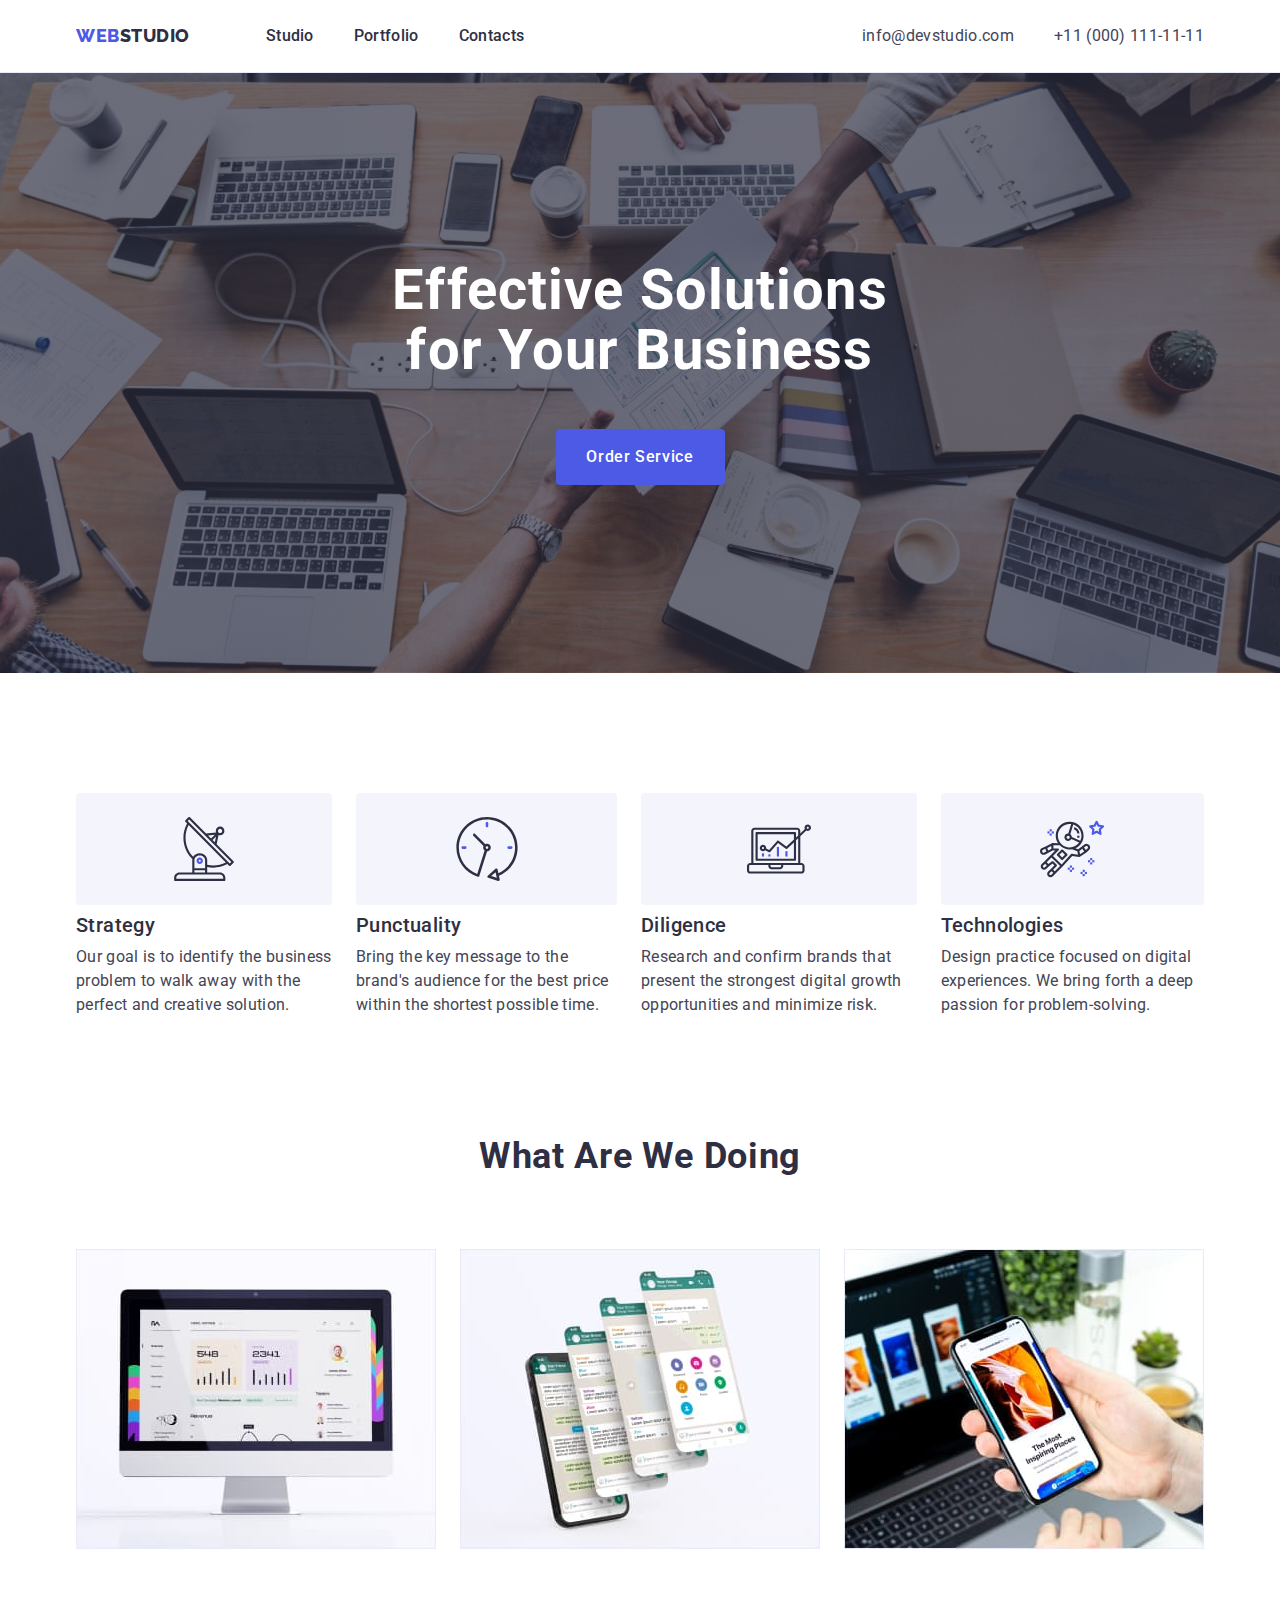
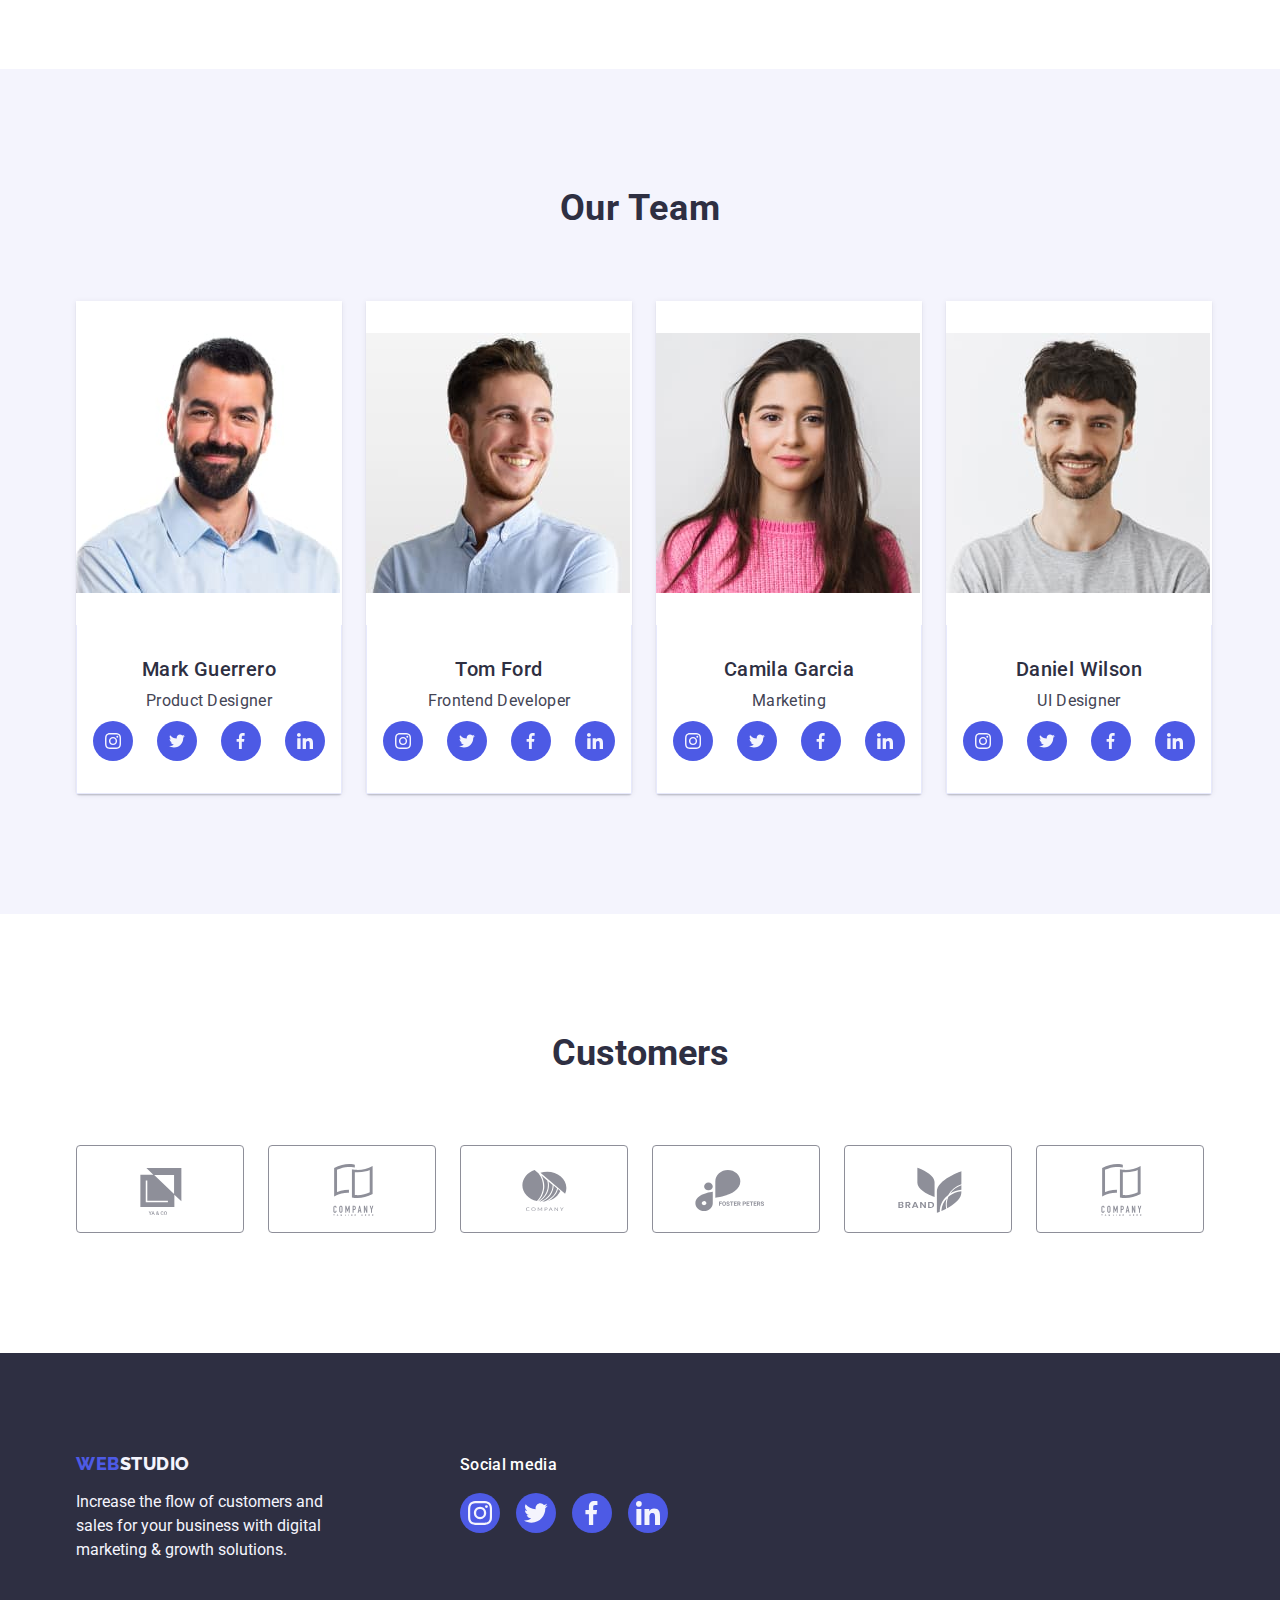
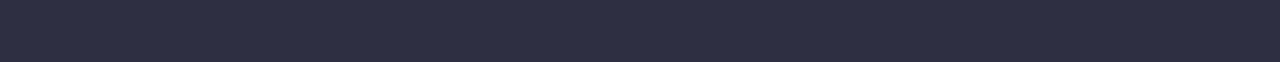
<file: index.html>
<!DOCTYPE html>
<html lang="en">
  <head>
    <meta charset="UTF-8" />
    <meta http-equiv="X-UA-Compatible" content="IE=edge" />
    <meta name="viewport" content="width=device-width, initial-scale=1.0" />
    <title>WebStudio</title>
    <link rel="preconnect" href="https://fonts.googleapis.com" />
    <link rel="preconnect" href="https://fonts.gstatic.com" crossorigin />
    <link
      href="https://fonts.googleapis.com/css2?family=Raleway:wght@800&family=Roboto:wght@400;500;700;900&display=swap"
      rel="stylesheet"
    />
    <link
      rel="stylesheet"
      href="https://cdnjs.cloudflare.com/ajax/libs/modern-normalize/1.0.0/modern-normalize.min.css"
    />
    <link rel="stylesheet" href="./css/styles.css" />
  </head>
  <body>
    <!-- header -->
    <header class="page-header">
      <div class="container">
        <nav class="page-nav">
          <a class="header-logo link" href="./index.html"
            >Web<span class="header-web-logo">Studio</span></a
          >
          <ul class="menu list">
            <li class="menu-item">
              <a class="menu-link link" href="./index.html">Studio</a>
            </li>
            <li class="menu-item">
              <a class="menu-link link" href="./portfolio.html">Portfolio</a>
            </li>
            <li class="menu-item">
              <a class="menu-link link" href="">Contacts</a>
            </li>
          </ul>
        </nav>
        <address class="address">
          <ul class="address-list list">
            <li class="address-item">
              <a class="contact link" href="mailto:info@devstudio.com"
                >info@devstudio.com</a
              >
            </li>
            <li class="address-item">
              <a class="contact link" href="tel:+110001111111"
                >+11 (000) 111-11-11</a
              >
            </li>
          </ul>
        </address>
      </div>
    </header>
    <main>
      <!-- Hero -->
      <section class="hero section centered">
        <div class="container">
          <h1 class="hero-title centered">
            Effective Solutions for Your Business
          </h1>
          <button class="hero-btn centered" type="button">Order Service</button>
        </div>
      </section>
      <!--Features -->
      <section class="section">
        <div class="container">
          <h2 class="features visually-hidden">Features</h2>
          <ul class="features-list list">
            <li class="features-item">
              <div class="icon-box">
                <svg class="features-icon" width="64" height="64">
                  <use href="./images/icons.svg#icon-antenna"></use>
                </svg>
              </div>
              <h3 class="features-name">Strategy</h3>
              <p class="features-text">
                Our goal is to identify the business problem to walk away with
                the perfect and creative solution.
              </p>
            </li>
            <li class="features-item">
              <div class="icon-box">
                <svg class="features-icon" width="64" height="64">
                  <use href="./images/icons.svg#icon-clock"></use>
                </svg>
              </div>
              <h3 class="features-name">Punctuality</h3>
              <p class="features-text">
                Bring the key message to the brand's audience for the best price
                within the shortest possible time.
              </p>
            </li>
            <li class="features-item">
              <div class="icon-box">
                <svg class="features-icon" width="64" height="64">
                  <use href="./images/icons.svg#icon-diagram"></use>
                </svg>
              </div>
              <h3 class="features-name">Diligence</h3>
              <p class="features-text">
                Research and confirm brands that present the strongest digital
                growth opportunities and minimize risk.
              </p>
            </li>
            <li class="features-item">
              <div class="icon-box">
                <svg class="features-icon" width="64" height="64">
                  <use href="./images/icons.svg#icon-astronaut"></use>
                </svg>
              </div>
              <h3 class="features-name">Technologies</h3>
              <p class="features-text">
                Design practice focused on digital experiences. We bring forth a
                deep passion for problem-solving.
              </p>
            </li>
          </ul>
        </div>
      </section>
      <!-- Work options -->
      <section class="work section">
        <div class="container">
          <h2 class="option-name">What are we doing</h2>
          <ul class="options-list list">
            <li class="option-item">
              <img
                src="./images/desctop.jpg"
                alt="Monitor"
                width="360"
                height="300"
              />
            </li>
            <li class="option-item">
              <img
                src="./images/programs.jpg"
                alt="Desctop"
                width="360"
                height="300"
              />
            </li>
            <li class="option-item">
              <img
                src="./images/phone.jpg"
                alt="Phone"
                width="360"
                height="300"
              />
            </li>
          </ul>
        </div>
      </section>
      <!-- Team -->
      <section class="team section">
        <div class="container">
          <h2 class="team-title">Our Team</h2>
          <ul class="team-list list">
            <li class="team-item">
              <div class="person-img">
                <img
                  class="team-pearson"
                  src="./images/team/mark.jpg"
                  alt="Photo Mark Guerrero"
                  width="264"
                  height="260"
                />
              </div>
              <div class="info">
                <h3 class="surename">Mark Guerrero</h3>
                <p class="team-text">Product Designer</p>
                <ul class="social-link-list list">
                  <li class="social-link-item item">
                    <a class="link" href="">
                      <svg class="social-link" width="16" height="16">
                        <use href="./images/icons.svg#icon-instagram"></use>
                      </svg>
                    </a>
                  </li>
                  <li class="social-link-item item">
                    <a class="link" href="">
                      <svg class="social-link" width="16" height="16">
                        <use href="./images/icons.svg#icon-twitter"></use>
                      </svg>
                    </a>
                  </li>
                  <li class="social-link-item item">
                    <a class="link" href="">
                      <svg class="social-link" width="16" height="16">
                        <use href="./images/icons.svg#icon-facebook"></use>
                      </svg>
                    </a>
                  </li>
                  <li class="social-link-item item">
                    <a class="link" href="">
                      <svg class="social-link" width="16" height="16">
                        <use href="./images/icons.svg#icon-linkedin"></use>
                      </svg>
                    </a>
                  </li>
                </ul>
              </div>
            </li>
            <li class="team-item">
              <div class="person-img">
                <img
                  class="team-pearson"
                  src="./images/team/tom.jpg"
                  alt="Photo Tom Ford"
                  width="264"
                  height="260"
                />
              </div>
              <div class="info">
                <h3 class="surename">Tom Ford</h3>
                <p class="team-text">Frontend Developer</p>
                <ul class="social-link-list list">
                  <li class="social-link-item item">
                    <a class="link" href="">
                      <svg class="social-link" width="16" height="16">
                        <use href="./images/icons.svg#icon-instagram"></use>
                      </svg>
                    </a>
                  </li>
                  <li class="social-link-item item">
                    <a class="link" href="">
                      <svg class="social-link" width="16" height="16">
                        <use href="./images/icons.svg#icon-twitter"></use>
                      </svg>
                    </a>
                  </li>
                  <li class="social-link-item item">
                    <a class="link" href="">
                      <svg class="social-link" width="16" height="16">
                        <use href="./images/icons.svg#icon-facebook"></use>
                      </svg>
                    </a>
                  </li>
                  <li class="social-link-item item">
                    <a class="link" href="">
                      <svg class="social-link" width="16" height="16">
                        <use href="./images/icons.svg#icon-linkedin"></use>
                      </svg>
                    </a>
                  </li>
                </ul>
              </div>
            </li>
            <li class="team-item">
              <div class="person-img">
                <img
                  class="team-pearson"
                  src="./images/team/camila.jpg"
                  alt="Photo Camila Garcia"
                  width="264"
                  height="260"
                />
              </div>
              <div class="info">
                <h3 class="surename">Camila Garcia</h3>
                <p class="team-text">Marketing</p>
                <ul class="social-link-list list">
                  <li class="social-link-item item">
                    <a class="link" href="">
                      <svg class="social-link" width="16" height="16">
                        <use href="./images/icons.svg#icon-instagram"></use>
                      </svg>
                    </a>
                  </li>
                  <li class="social-link-item item">
                    <a class="link" href="">
                      <svg class="social-link" width="16" height="16">
                        <use href="./images/icons.svg#icon-twitter"></use>
                      </svg>
                    </a>
                  </li>
                  <li class="social-link-item item">
                    <a class="link" href="">
                      <svg class="social-link" width="16" height="16">
                        <use href="./images/icons.svg#icon-facebook"></use>
                      </svg>
                    </a>
                  </li>
                  <li class="social-link-item item">
                    <a class="link" href="">
                      <svg class="social-link" width="16" height="16">
                        <use href="./images/icons.svg#icon-linkedin"></use>
                      </svg>
                    </a>
                  </li>
                </ul>
              </div>
            </li>
            <li class="team-item">
              <div class="person-img">
                <img
                  class="team-pearson"
                  src="./images/team/deniel.jpg"
                  alt="Photo Daniel Wilson"
                  width="264"
                  height="260"
                />
              </div>
              <div class="info">
                <h3 class="surename">Daniel Wilson</h3>
                <p class="team-text">UI Designer</p>
                <ul class="social-link-list list">
                  <li class="social-link-item item">
                    <a class="link" href="">
                      <svg class="social-link" width="16" height="16">
                        <use href="./images/icons.svg#icon-instagram"></use>
                      </svg>
                    </a>
                  </li>
                  <li class="social-link-item item">
                    <a class="link" href="">
                      <svg class="social-link" width="16" height="16">
                        <use href="./images/icons.svg#icon-twitter"></use>
                      </svg>
                    </a>
                  </li>
                  <li class="social-link-item item">
                    <a class="link" href="">
                      <svg class="social-link" width="16" height="16">
                        <use href="./images/icons.svg#icon-facebook"></use>
                      </svg>
                    </a>
                  </li>
                  <li class="social-link-item item">
                    <a class="link" href="">
                      <svg class="social-link" width="16" height="16">
                        <use href="./images/icons.svg#icon-linkedin"></use>
                      </svg>
                    </a>
                  </li>
                </ul>
              </div>
            </li>
          </ul>
        </div>
      </section>
      <!-- Customers -->
      <section class="customers section">
        <div class="container">
          <h2 class="customers-title">Customers</h2>
          <ul class="customers-list list">
            <li class="customers-item item">
              <a class="customers-link link" href="">
                <svg class="customers-icon" width="104" height="56">
                  <use href="./images/icons.svg#icon-ya-co"></use>
                </svg>
              </a>
            </li>
            <li class="customers-item item">
              <a class="customers-link link" href="">
                <svg class="customers-icon" width="104" height="56">
                  <use href="./images/icons.svg#icon-company-tagline"></use>
                </svg>
              </a>
            </li>
            <li class="customers-item item">
              <a class="customers-link link" href="">
                <svg class="customers-icon" width="104" height="56">
                  <use href="./images/icons.svg#icon-company"></use>
                </svg>
              </a>
            </li>
            <li class="customers-item item">
              <a class="customers-link link" href="">
                <svg class="customers-icon" width="104" height="56">
                  <use href="./images/icons.svg#icon-foster-peters"></use>
                </svg>
              </a>
            </li>
            <li class="customers-item item">
              <a class="customers-link link" href="">
                <svg class="customers-icon" width="104" height="56">
                  <use href="./images/icons.svg#icon-brand"></use>
                </svg>
              </a>
            </li>
            <li class="customers-item item">
              <a class="customers-link link" href="">
                <svg class="customers-icon" width="104" height="56">
                  <use href="./images/icons.svg#icon-company-tagline"></use>
                </svg>
              </a>
            </li>
          </ul>
        </div>
      </section>
    </main>
    <!-- Footer -->
    <footer class="footer">
      <div class="container">
        <div class="footer-box">
          <a href="./index.html" class="footer-logo link"
            >Web<span class="footer-web-logo">Studio</span></a
          >
          <p class="footer-text">
            Increase the flow of customers and <br />
            sales for your business with digital <br />
            marketing & growth solutions.
          </p>
        </div>
        <div class="social-media">
          <p class="social-media-text">Social media</p>
          <ul class="social-link-list footer-link list">
            <li class="social-link-item footer-link-item item">
              <a class="link" href="">
                <svg class="social-link" width="24" height="24">
                  <use href="./images/icons.svg#icon-instagram"></use>
                </svg>
              </a>
            </li>
            <li class="social-link-item footer-link-item item">
              <a class="link" href="">
                <svg class="social-link" width="24" height="24">
                  <use href="./images/icons.svg#icon-twitter"></use>
                </svg>
              </a>
            </li>
            <li class="social-link-item footer-link-item item">
              <a class="link" href="">
                <svg class="social-link" width="24" height="24">
                  <use href="./images/icons.svg#icon-facebook"></use>
                </svg>
              </a>
            </li>
            <li class="social-link-item footer-link-item item">
              <a class="link" href="">
                <svg class="social-link" width="24" height="24">
                  <use href="./images/icons.svg#icon-linkedin"></use>
                </svg>
              </a>
            </li>
          </ul>
        </div>
      </div>
    </footer>
  </body>
</html>
</file>
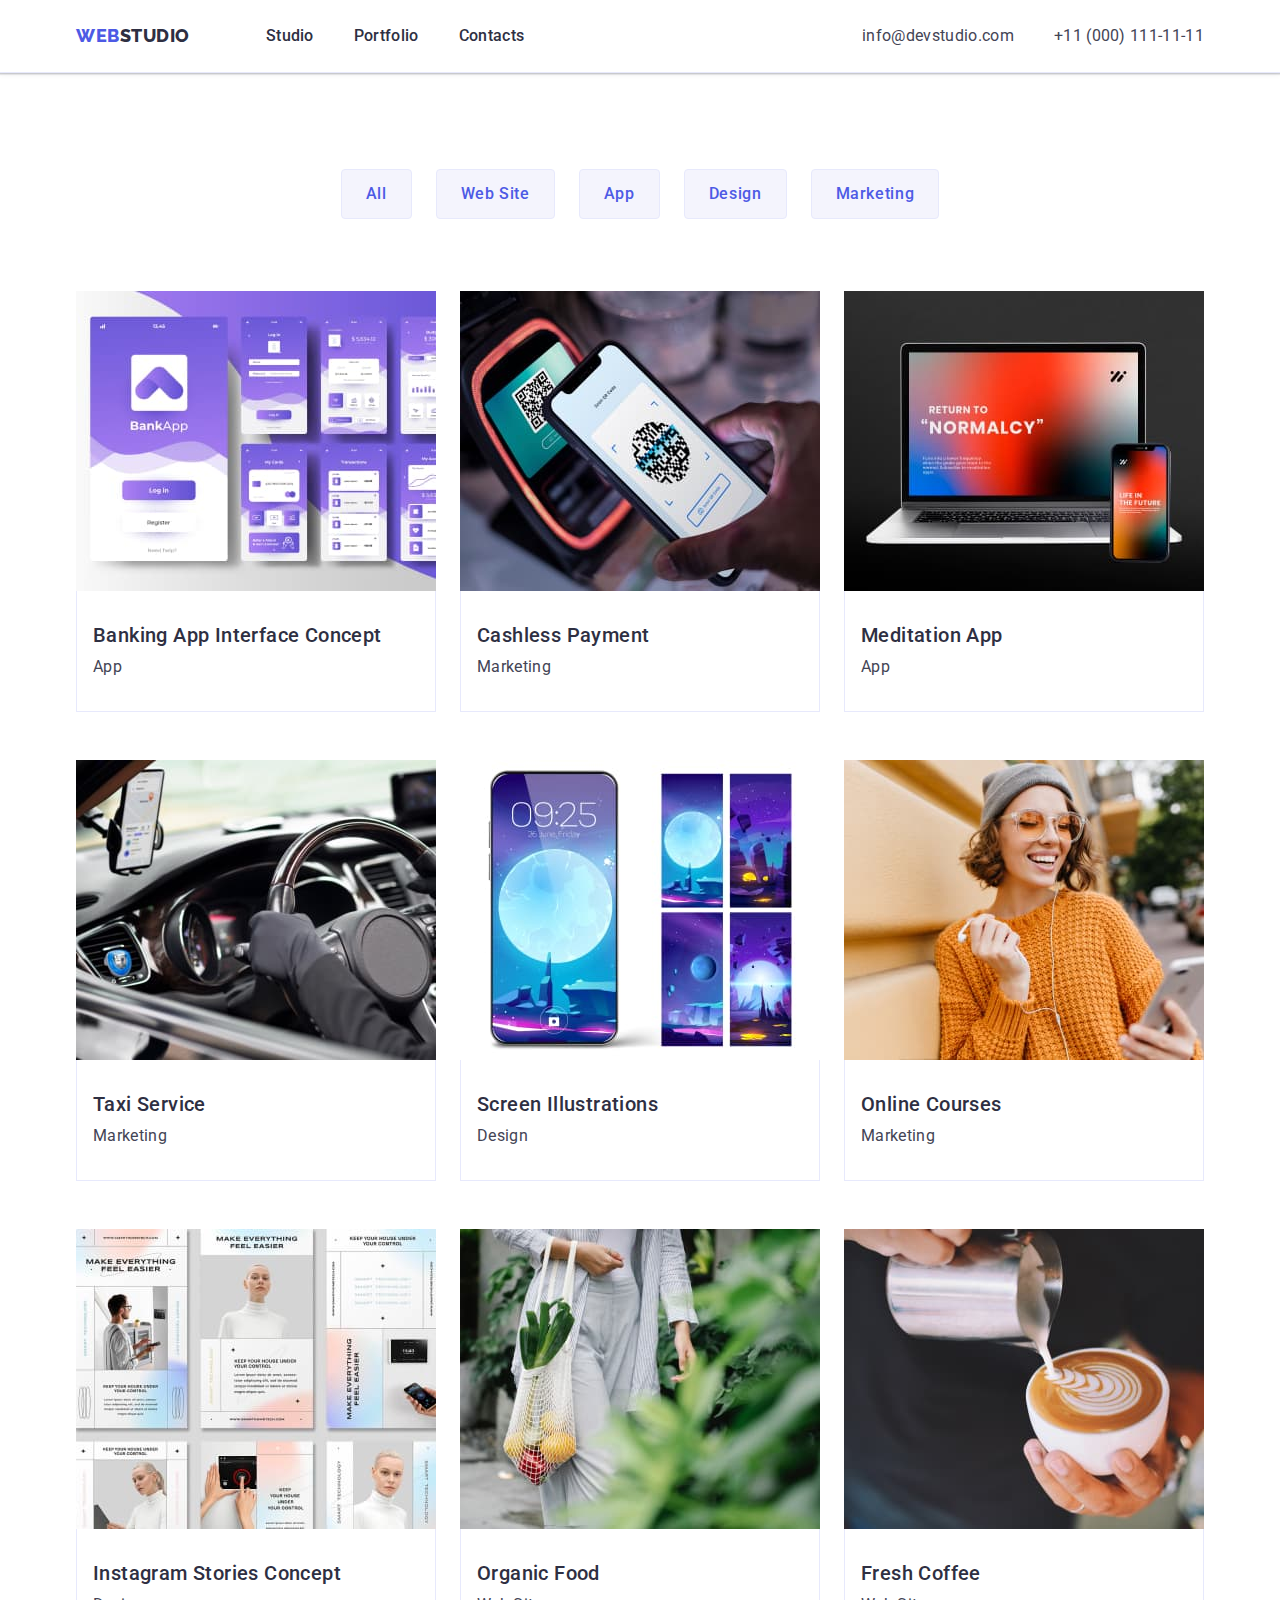
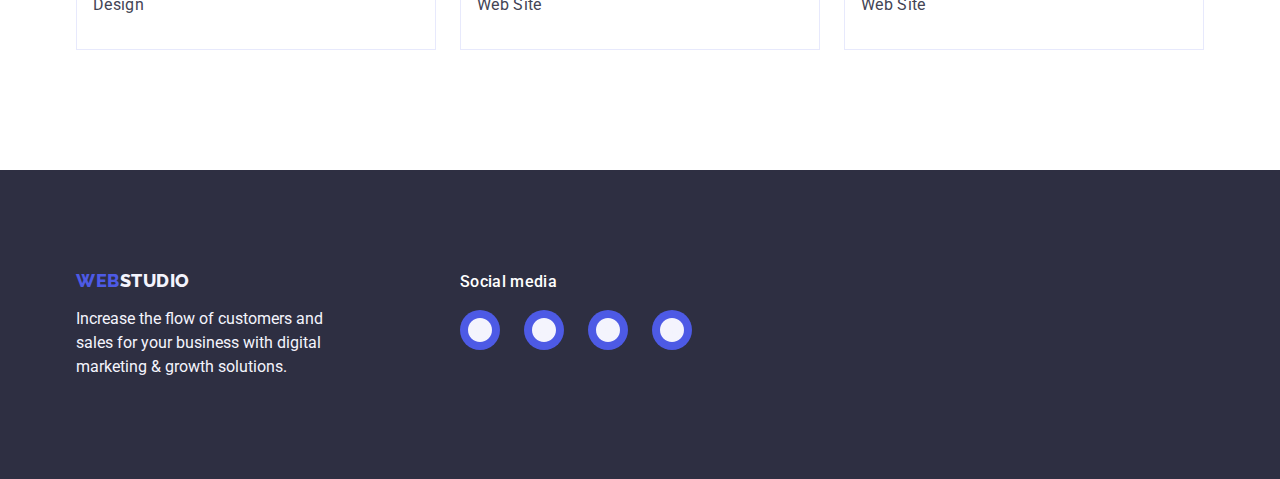
<file: portfolio.html>
<!DOCTYPE html>
<html lang="en">
  <head>
    <meta charset="UTF-8" />
    <meta http-equiv="X-UA-Compatible" content="IE=edge" />
    <meta name="viewport" content="width=device-width, initial-scale=1.0" />
    <title>Portfolio</title>
    <link rel="preconnect" href="https://fonts.googleapis.com" />
    <link rel="preconnect" href="https://fonts.gstatic.com" crossorigin />
    <link
      href="https://fonts.googleapis.com/css2?family=Raleway:wght@800&family=Roboto:wght@400;500;700;900&display=swap"
      rel="stylesheet"
    />
    <link
      rel="stylesheet"
      href="https://cdnjs.cloudflare.com/ajax/libs/modern-normalize/1.0.0/modern-normalize.min.css"
    />
    <link rel="stylesheet" href="./css/styles.css" />
  </head>
  <body>
    <header class="page-header">
      <div class="container">
        <nav class="page-nav">
          <a class="header-logo link" href="./index.html"
            >Web<span class="header-web-logo">Studio</span></a
          >
          <ul class="menu list">
            <li class="menu-item">
              <a class="menu-link link" href="./index.html">Studio</a>
            </li>
            <li class="menu-item">
              <a class="menu-link link" href="./portfolio.html">Portfolio</a>
            </li>
            <li class="menu-item">
              <a class="menu-link link" href="">Contacts</a>
            </li>
          </ul>
        </nav>
        <address class="address">
          <ul class="address-list list">
            <li class="address-item">
              <a class="contact link" href="mailto:info@devstudio.com"
                >info@devstudio.com</a
              >
            </li>
            <li class="address-item">
              <a class="contact link" href="tel:+110001111111"
                >+11 (000) 111-11-11</a
              >
            </li>
          </ul>
        </address>
      </div>
    </header>
    <main>
      <!--Filters -->
      <section class="filters section">
        <div class="container">
          <h1 class="visually-hidden">Filters</h1>
          <ul class="btn-filters-list list">
            <li class="btn-filters-item">
              <button class="filters-btn" type="button">All</button>
            </li>
            <li class="btn-filters-item">
              <button class="filters-btn" type="button">Web Site</button>
            </li>
            <li class="btn-filters-item">
              <button class="filters-btn" type="button">App</button>
            </li>
            <li class="btn-filters-item">
              <button class="filters-btn" type="button">Design</button>
            </li>
            <li class="btn-filters-item">
              <button class="filters-btn" type="button">Marketing</button>
            </li>
          </ul>
          <ul class="filters-list list">
            <li class="filters-item">
              <a class="link" href="">
                <img
                  class="filters-img"
                  src="./images/banking-app.jpg"
                  alt="Banking App"
                  width="360"
                  height="300"
                />
                <div class="info">
                  <h2 class="filters-text">Banking App Interface Concept</h2>
                  <p class="filters-name">App</p>
                </div>
              </a>
            </li>
            <li class="filters-item">
              <a class="link" href="">
                <img
                  class="filters-img"
                  src="./images/cashless-payment.jpg"
                  alt="Cashless Payment"
                  width="360"
                  height="300"
                />

                <div class="info">
                  <h2 class="filters-text">Cashless Payment</h2>
                  <p class="filters-name">Marketing</p>
                </div>
              </a>
            </li>
            <li class="filters-item">
              <a class="link" href="">
                <img
                  class="filters-img"
                  src="./images/meditation-app.jpg"
                  alt="Meditation App"
                  width="360"
                  height="300"
                />

                <div class="info">
                  <h2 class="filters-text">Meditation App</h2>
                  <p class="filters-name">App</p>
                </div>
              </a>
            </li>
            <li class="filters-item">
              <a class="link" href="">
                <img
                  class="filters-img"
                  src="./images/taxi-service.jpg"
                  alt="Taxi Service"
                  width="360"
                  height="300"
                />

                <div class="info">
                  <h2 class="filters-text">Taxi Service</h2>
                  <p class="filters-name">Marketing</p>
                </div>
              </a>
            </li>
            <li class="filters-item">
              <a class="link" href="">
                <img
                  class="filters-img"
                  src="./images/screen-illustrations.jpg"
                  alt="Screen Illustrations"
                  width="360"
                  height="300"
                />

                <div class="info">
                  <h2 class="filters-text">Screen Illustrations</h2>
                  <p class="filters-name">Design</p>
                </div>
              </a>
            </li>
            <li class="filters-item">
              <a class="link" href="">
                <img
                  class="filters-img"
                  src="./images/online-courses.jpg"
                  alt="Online Courses"
                  width="360"
                  height="300"
                />

                <div class="info">
                  <h2 class="filters-text">Online Courses</h2>
                  <p class="filters-name">Marketing</p>
                </div>
              </a>
            </li>
            <li class="filters-item">
              <a class="link" href="">
                <img
                  class="filters-img"
                  src="./images/instagram-stories.jpg"
                  alt="Instagram Stories"
                  width="360"
                  height="300"
                />

                <div class="info">
                  <h2 class="filters-text">Instagram Stories Concept</h2>
                  <p class="filters-name">Design</p>
                </div>
              </a>
            </li>
            <li class="filters-item">
              <a class="link" href="">
                <img
                  class="filters-img"
                  src="./images/organic-food.jpg"
                  alt="Organic Food"
                  width="360"
                  height="300"
                />

                <div class="info">
                  <h2 class="filters-text">Organic Food</h2>
                  <p class="filters-name">Web Site</p>
                </div>
              </a>
            </li>
            <li class="filters-item">
              <a class="link" href="">
                <img
                  class="filters-img"
                  src="./images/fresh-coffee.jpg"
                  alt="Coffee"
                  width="360"
                  height="300"
                />

                <div class="info">
                  <h2 class="filters-text">Fresh Coffee</h2>
                  <p class="filters-name">Web Site</p>
                </div>
              </a>
            </li>
          </ul>
        </div>
      </section>
    </main>
    <!-- footer -->
    <footer class="footer">
      <div class="container">
        <div class="footer-box">
          <a href="./index.html" class="footer-logo link"
            >Web<span class="footer-web-logo">Studio</span></a
          >
          <p class="footer-text">
            Increase the flow of customers and sales for your business with
            digital marketing & growth solutions.
          </p>
        </div>
        <div class="social-media">
          <p class="social-media-text">Social media</p>
          <ul class="social-link-list list">
            <li class="social-link-item item">
              <a class="link" href="">
                <svg class="social-link" width="24" height="24">
                  <use href="./images/icon.svg#icon-instagram"></use>
                </svg>
              </a>
            </li>
            <li class="social-link-item item">
              <a class="link" href="">
                <svg class="social-link" width="24" height="24">
                  <use href="./images/icon.svg#icon-twitter"></use>
                </svg>
              </a>
            </li>
            <li class="social-link-item item">
              <a class="link" href="">
                <svg class="social-link" width="24" height="24">
                  <use href="./images/icon.svg#icon-facebook"></use>
                </svg>
              </a>
            </li>
            <li class="social-link-item item">
              <a class="link" href="">
                <svg class="social-link" width="24" height="24">
                  <use href="./images/icon.svg#icon-linkedin"></use>
                </svg>
              </a>
            </li>
          </ul>
        </div>
      </div>
    </footer>
  </body>
</html>
</file>
<file: css/styles.css>
html {
    box-sizing: border-box;
}

*,
*::before,
*::after {
    box-sizing: inherit;
}

:root {
    /* colors */
    --primary-brand-clr: #4D5AE5;
    --primary-focus-hover-clr: #404BBF;
    --primary-bg-clr: #2E2F42B2;
    --primary-inverted-bg-clr: #FFFFFF;
    --success-clr: #31D0AA;
    --primary-text-clr: #434455;
    --primary-inverted-text-clr: #FFFFFF;
    --secondary--inverted-text-clr: #F4F4FD;
    --subtle-text-clr: #8E8F99;
    --accent-clr: #E7E9FC;
    /* sublate background */
    --lingt-bg-clr: #F4F4FD;
    /* light background */
    --modal-overlay-clr: #2E2F4266;
    --modal-bg-clr: #FCFCFC;
    --primary-text-dark-clr: #2E2F42;
    --footer-bg-clr: #2E2F42;
    /* fonts */
    --primary-font-size: 16px;
    --primary-line-height: 1.5;
    --primary-border-radius: 4px;
}

body {
    margin: 0;

    font-family: 'Roboto', sans-serif;
    font-style: normal;
    color: #434455;
    background-color: var(--primary-inverted-bg-clr);
}

h1,
h2,
h3,
h4,
h5,
h6,
p {
    margin-top: 0;
    margin-bottom: 0;
}

img {
    display: block;
}

/* utility */

.list {
    margin: 0;
    padding: 0;

    list-style: none;
}

.link {
    text-decoration: none;
}

.link:hover,
.link:focus {
    color: var(--primary-focus-hover-clr);
}

.container {
    margin-left: auto;
    margin-right: auto;
    width: 1158px;
    padding-left: 15px;
    padding-right: 15px;

    /* outline: 1px solid red; */
}

.section {
    padding-bottom: 120px;
    padding-top: 120px;
}

.centered {
    margin-left: auto;
    margin-right: auto;
}

.visually-hidden {
    position: absolute;
    width: 1px;
    height: 1px;
    margin: -1px;
    border: 0;
    padding: 0;
    white-space: nowrap;
    clip-path: inset(100%);
    clip: rect(0 0 0 0);
    overflow: hidden;
}

.social-link-item>.link{
    fill: var(--primary-brand-clr);
    background-color: var(--primary-brand-clr);
}

.social-link-item>.link:hover,
.social-link-item>.link:focus {
    fill: currentColor;
    background-color: var(--primary-focus-hover-clr);
}

.social-link-item>.link>.social-link{
    fill: var(--secondary--inverted-text-clr);
    color: inherit;

}

/* header */
.page-header {
    border-bottom: 1px solid var(--accent-clr);
    box-shadow: 0px 2px 1px rgba(46, 47, 66, 0.08),
        0px 1px 1px rgba(46, 47, 66, 0.16),
        0px 1px 6px rgba(46, 47, 66, 0.08);
}

.page-header .container {
    display: flex;
    align-items: center;
    width: 1158px;
}

.page-nav {
    display: flex;
    align-items: center;
}

.header-logo {
    display: block;
    align-content: center;
    margin-right: 76px;

    font-family: 'Raleway', sans-serif;
    font-weight: 800;
    font-size: 18px;
    line-height: 1.17;
    color: var(--primary-brand-clr);
    text-transform: uppercase;
    letter-spacing: 0.03em;
}

.header-web-logo {
    color: var(--primary-text-dark-clr);
}

.menu {
    display: flex;
    gap: 40px;
}

.menu-item {
    display: block;
    /* margin-right: 40px; */
}

/* 
.menu-item:not(:last-child){
    margin-right: 40px;
} */

.menu-link {
    padding-top: 24px;
    padding-bottom: 24px;

    font-family: 'Roboto';
    font-size: 16px;
    line-height: 1.5;
    color: var(--primary-text-dark-clr);
    font-weight: 500;
    letter-spacing: 0.02em;
}

.menu-link:hover,
.menu-link:focus {
    color: var(--primary-focus-hover-clr);
}

.address {
    margin-left: auto;

    font-style: normal;
}

.address-list {
    display: flex;
    gap: 40px;
}

.address-item {
    padding-top: 24px;
    padding-bottom: 24px;
}

/* 
.address-item:not(:last-child){
    margin-right: 40px;
} */

.contact {
    color: var(--primary-text-clr);
    font-family: 'Roboto';
    font-style: normal;
    font-weight: 400;
    font-size: 16px;
    line-height: 1.5;
    letter-spacing: 0.02em;
}

.contact:hover,
.contact:focus {
    color: var(--primary-focus-hover-clr);
}

/* Footer */
.footer {
    padding-top: 100px;
    padding-bottom: 100px;

    background-color: var(--footer-bg-clr);
}

.footer>.container {
    display: flex;
    align-items: baseline;
    gap: 120px;
}

.footer-logo {
    margin-bottom: 16px;
    display: inline-block;
    align-content: center;

    font-family: 'Raleway', sans-serif;
    font-weight: 800;
    font-size: 18px;
    line-height: 1.17;
    letter-spacing: 0.03em;

    color: var(--primary-brand-clr);
    text-transform: uppercase;
}

.footer-web-logo {
    color: var(--secondary--inverted-text-clr);
}

.footer-text {
    width: 264px;

    font-family: 'Roboto';
    font-size: 16px;
    line-height: 1.5;

    color: var(--secondary--inverted-text-clr);
    background: var(--primary-text-dark-clr);
}

.social-media-text {
    margin-bottom: 16px;

    font-weight: 500;
    font-size: var(--primary-font-size);
    line-height: var(--primary-line-height);
    letter-spacing: 0.02em;

    color: var(--primary-inverted-text-clr);
}

.social-link-list.footer-link {
    gap: 16px;
}

.social-link-item.footer-link-item>.link:hover,
.social-link-item.footer-link-item>.link:focus {
    fill: var(--success-clr);
    background-color: var(--success-clr);
}



/* Hero */
.hero {
    padding-top: 188px;
    padding-bottom: 188px;
}

.hero {
    background-image: linear-gradient(rgba(46, 47, 66, 0.7), rgba(46, 47, 66, 0.7)),
        url('./../images/people-office.jpg');
    background-repeat: no-repeat;
    background-position: center;
    background-size: cover;

    max-width: 1440px;
}

.hero-title {
    max-width: 496px;
    margin-bottom: 48px;

    font-family: 'Roboto';
    font-weight: 700;
    font-size: 56px;
    line-height: 1.07;
    text-align: center;
    letter-spacing: 0.02em;

    color: var(--primary-inverted-text-clr);
}

.hero-btn {
    display: block;
    min-width: 169px;
    height: 56px;

    font-family: 'Roboto', sans-serif;
    font-weight: 500;
    font-size: 16px;
    line-height: 1.5;
    letter-spacing: 0.04em;


    color: var(--primary-inverted-text-clr);
    background: var(--primary-brand-clr);
    border-radius: 4px;
    cursor: pointer;
    border: none;
}

.hero-btn:hover,
.hero-btn:focus {
    background: var(--primary-focus-hover-clr);
}


/* Features */

/* .features{} */

.features-list {
    display: flex;
    gap: 24px;
}

.features-item {
    width: calc((100%-72px)/4);
}

.icon-box {
    margin-bottom: 8px;

    display: flex;
    align-items: center;
    justify-content: center;
    height: 112px;

    border-radius: var(--primary-border-radius);

    background-color: var(--lingt-bg-clr);
}

.features-icon {}

.features-name {
    margin-bottom: 8px;

    font-family: 'Roboto';
    font-weight: 500;
    font-size: 20px;
    line-height: 1.2;
    letter-spacing: 0.02em;
    color: var(--primary-text-dark-clr);
}

.features-text {
    font-family: 'Roboto';
    font-size: 16px;
    line-height: 1.5;
    letter-spacing: 0.02em;
    color: var(--primary-text-clr);
}

/* Work options */

.work{
    padding-top: 0;
}

.option-name {
    margin-bottom: 72px;

    font-family: 'Roboto';
    font-weight: 700;
    font-size: 36px;
    line-height: 1.11;
    text-align: center;
    letter-spacing: 0.02em;
    text-transform: capitalize;

    color: var(--primary-text-dark-clr);
}

.options-list {
    display: flex;
    gap: 24px;
}

.option-item {
    width: calc((100% - 48px) / 3);
}

.option-item>img {
    margin-left: auto;
    margin-right: auto;
}


/* Team */
.team {
    padding-top: 120px;

    background-color: var(--lingt-bg-clr);
}

.team-title {
    margin-bottom: 72px;

    font-family: 'Roboto';
    font-weight: 700;
    font-size: 36px;
    line-height: 1.11;
    text-align: center;
    letter-spacing: 0.02em;
    text-transform: capitalize;
    color: var(--primary-text-dark-clr);
}

.team-list {
    display: flex;
    gap: 24px;
}

.team-item {
    width: calc((100%-72px)/4);

    border-radius: 0px 0px var(--primary-border-radius) var(--primary-border-radius);
    box-shadow: 0 2px 1px rgba(46, 47, 66, 0.08),
        0 1px 1px rgba(46, 47, 66, 0.16),
        0 1px 6px rgba(46, 47, 66, 0.08);

    background: var(--primary-inverted-bg-clr);
}

.person-img {
    padding-top: 32px;
    padding-bottom: 32px;
}

.info {
    padding-top: 32px;
    padding-bottom: 32px;
    padding-left: 16px;
    padding-right: 16px;

    border: 1px solid var(--accent-clr);
    border-top: none;
}

.surename {
    margin-bottom: 8px;

    font-family: 'Roboto';
    font-weight: 500;
    font-size: 20px;
    line-height: 1.2;
    letter-spacing: 0.02em;
    text-align: center;

    color: var(--primary-text-dark-clr);
}

.team-text {
    margin-bottom: 8px;

    font-family: 'Roboto';
    font-weight: 400;
    font-size: 16px;
    line-height: 1.5;
    letter-spacing: 0.02em;
    text-align: center;
}

.social-link-list {
    display: flex;
    justify-content: center;
    gap: 24px;
}

.social-link-item {
    width: 40px;
    height: 40px;
}

/* .social-link-item:not(:last-child){
    margin-right: 24px;
} */

.social-link-item>.link {
    display: flex;
    width: 100%;
    height: 100%;
    border-radius: 50%;
    align-items: center;
    justify-content: center;
}


/* Customers */

.customers {}

.customers-title {
    margin-bottom: 72px;

    font-weight: 700;
    font-size: 36px;
    line-height: 1.1;
    text-align: center;

    color: var(--primary-text-dark-clr);
}

.customers-list {
    display: flex;
    gap: 24px;
}

.customers-item {
    width: calc((100% - 120px) / 6);
    height: 88px;
}

/* .customers-item:not(:last-child) {
    margin-right: 24px;
} */

.customers-link {
    display: flex;
    width: 100%;
    height: 100%;
    align-items: center;
    justify-content: center;

    color: var(--subtle-text-clr);

    border: 1px solid var(--subtle-text-clr);
    border-radius: var(--primary-border-radius);
}

.customers-link:hover,
.customers-link:focus {
    border-color: var(--primary-focus-hover-clr);
}

.customers-icon {
    fill: currentColor;
}


/* Portfolio page */
/* filters */

.filters.section {
    padding: 96px 0 120px;
}

.btn-filters-list {
    gap: 24px;
    margin-bottom: 72px;
    display: flex;
    justify-content: center;
}

.filters-btn {
    padding-top: 12px;
    padding-bottom: 12px;
    padding-left: 24px;
    padding-right: 24px;

    font-family: 'Roboto', sans-serif;
    font-weight: 500;
    font-size: var(--primary-font-size);
    line-height: var(--primary-line-height);
    letter-spacing: 0.04em;


    color: var(--primary-brand-clr);
    background: var(--lingt-bg-clr);
    cursor: pointer;
    border: 1px solid var(--accent-clr);
    border-radius: 4px;

}

.filters-btn:hover,
.filters-btn:focus {
    box-shadow: 0px 3px 1px rgba(0, 0, 0, 0.1),
        0px 2px 1px rgba(0, 0, 0, 0.08),
        0px 2px 2px rgba(0, 0, 0, 0.12);

    border: 1px solid transparent;

    color: var(--primary-inverted-text-clr);
    background: var(--primary-focus-hover-clr);
}

/* 
.btn-filters-item:not(:last-child){
    margin-right: 24px;
} */

/* Filters list */

.filters-list {
    display: flex;
    flex-wrap: wrap;
    column-gap: 24px;
    row-gap: 48px;
    justify-content: center;
}


.filters-item {
    width: calc((100% - 48px) / 3);
}

.filters-item>.link {
    display: block;
}

.filters-item>.link:hover,
.filters-item>.link:focus {
    box-shadow: 0px 1px 6px rgba(46, 47, 66, 0.08),
        0px 1px 1px rgba(46, 47, 66, 0.16),
        0px 2px 1px rgba(46, 47, 66, 0.08);
    border-radius: 0 0 var(--primary-border-radius) var(--primary-border-radius);
}

.filters-img {
    width: auto;
    margin-left: auto;
    margin-right: auto;
}

.filters-text {
    margin-bottom: 8px;

    font-family: 'Roboto';
    font-style: normal;
    font-weight: 500;
    font-size: 20px;
    line-height: 1.2;
    letter-spacing: 0.02em;

    color: var(--primary-text-dark-clr);
}

.filters-name {
    font-family: 'Roboto';
    font-weight: 400;
    font-size: var(--primary-font-size);
    line-height: var(--primary-line-height);
    letter-spacing: 0.02em;

    color: var(--primary-text-clr);
}
</file>
